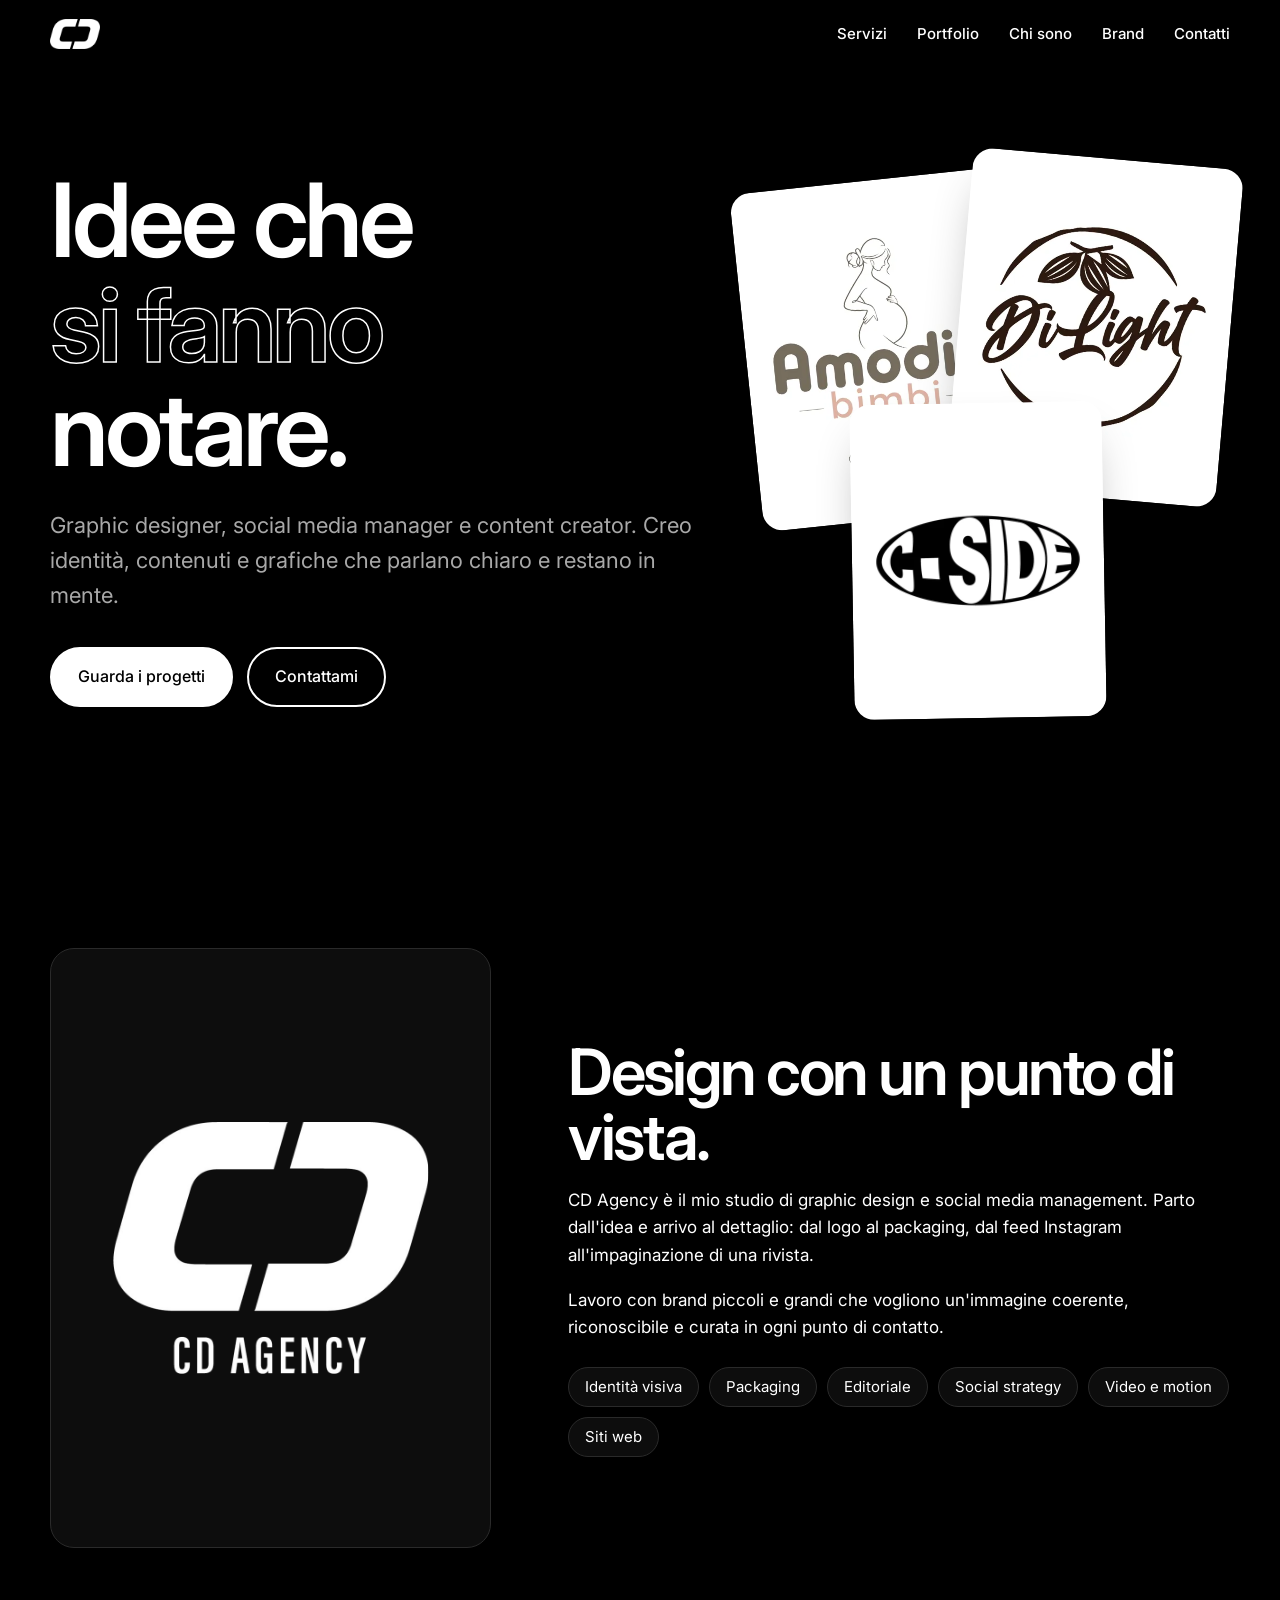
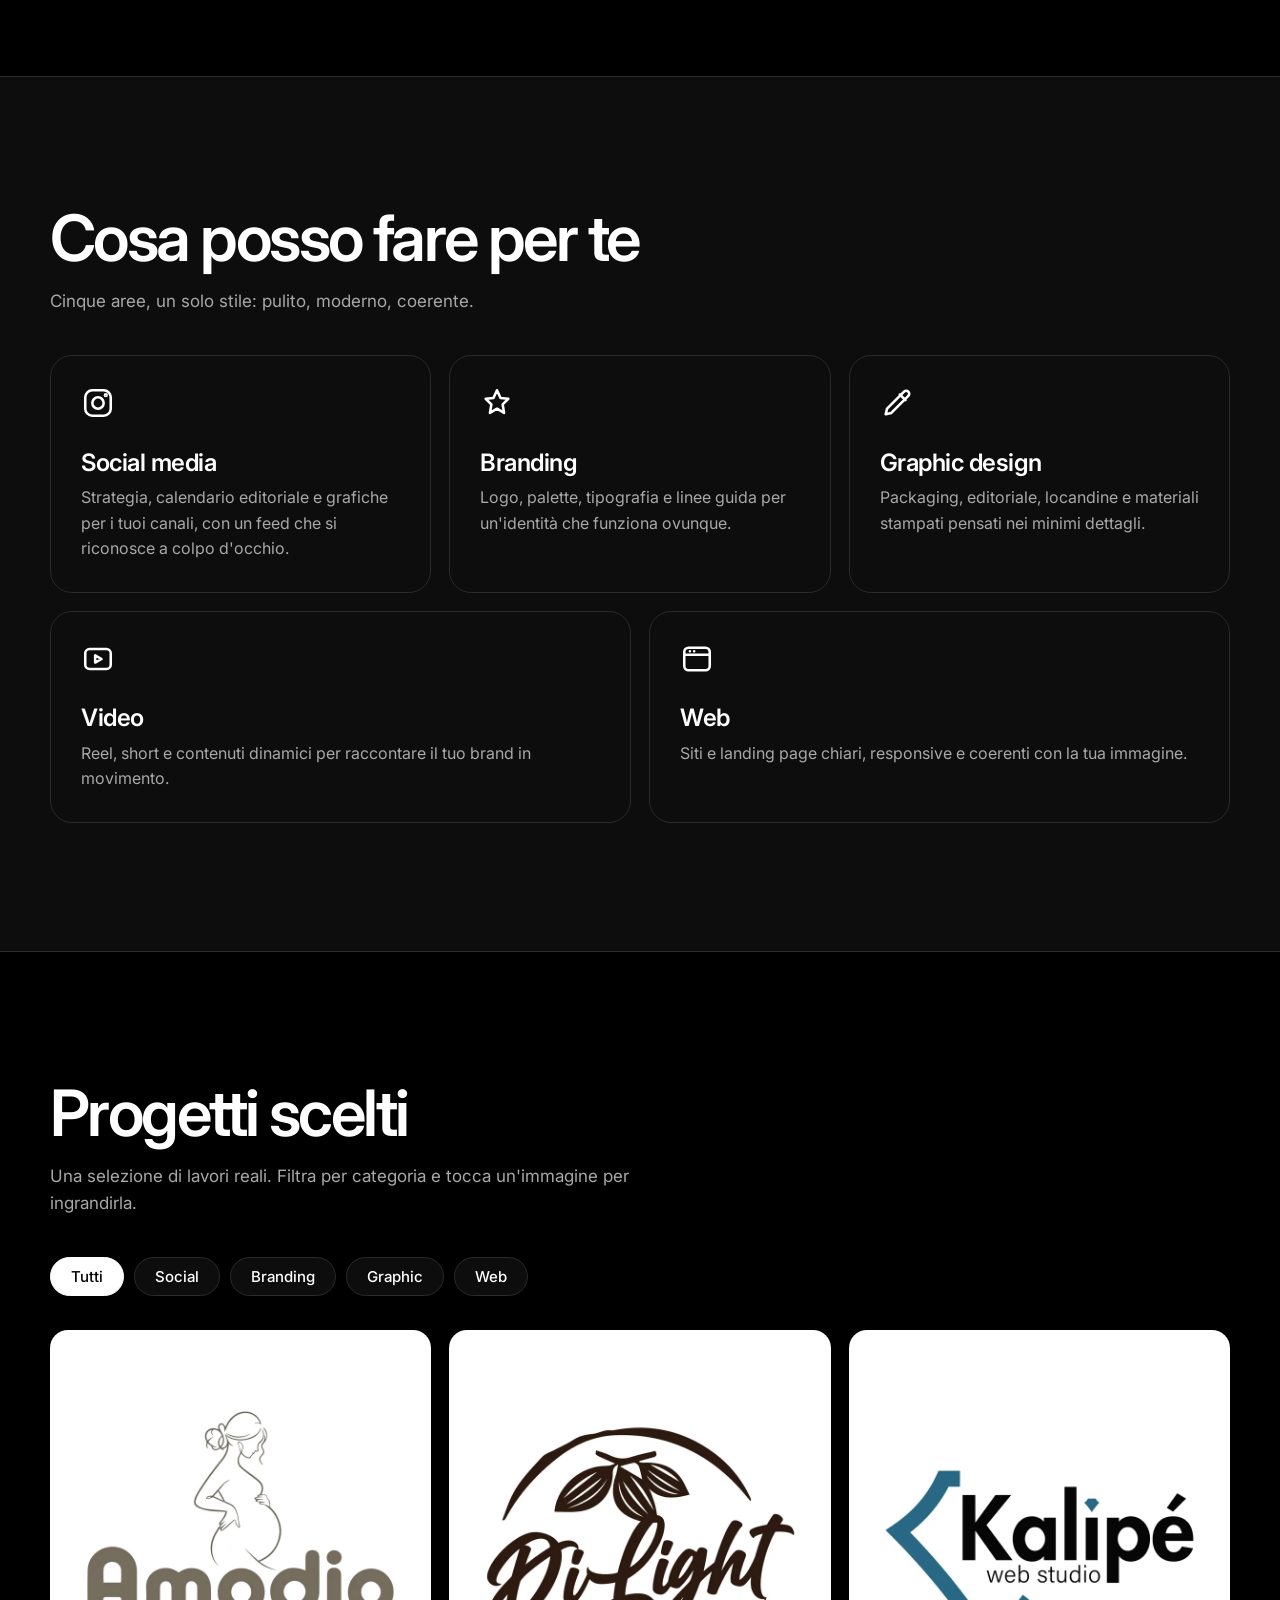
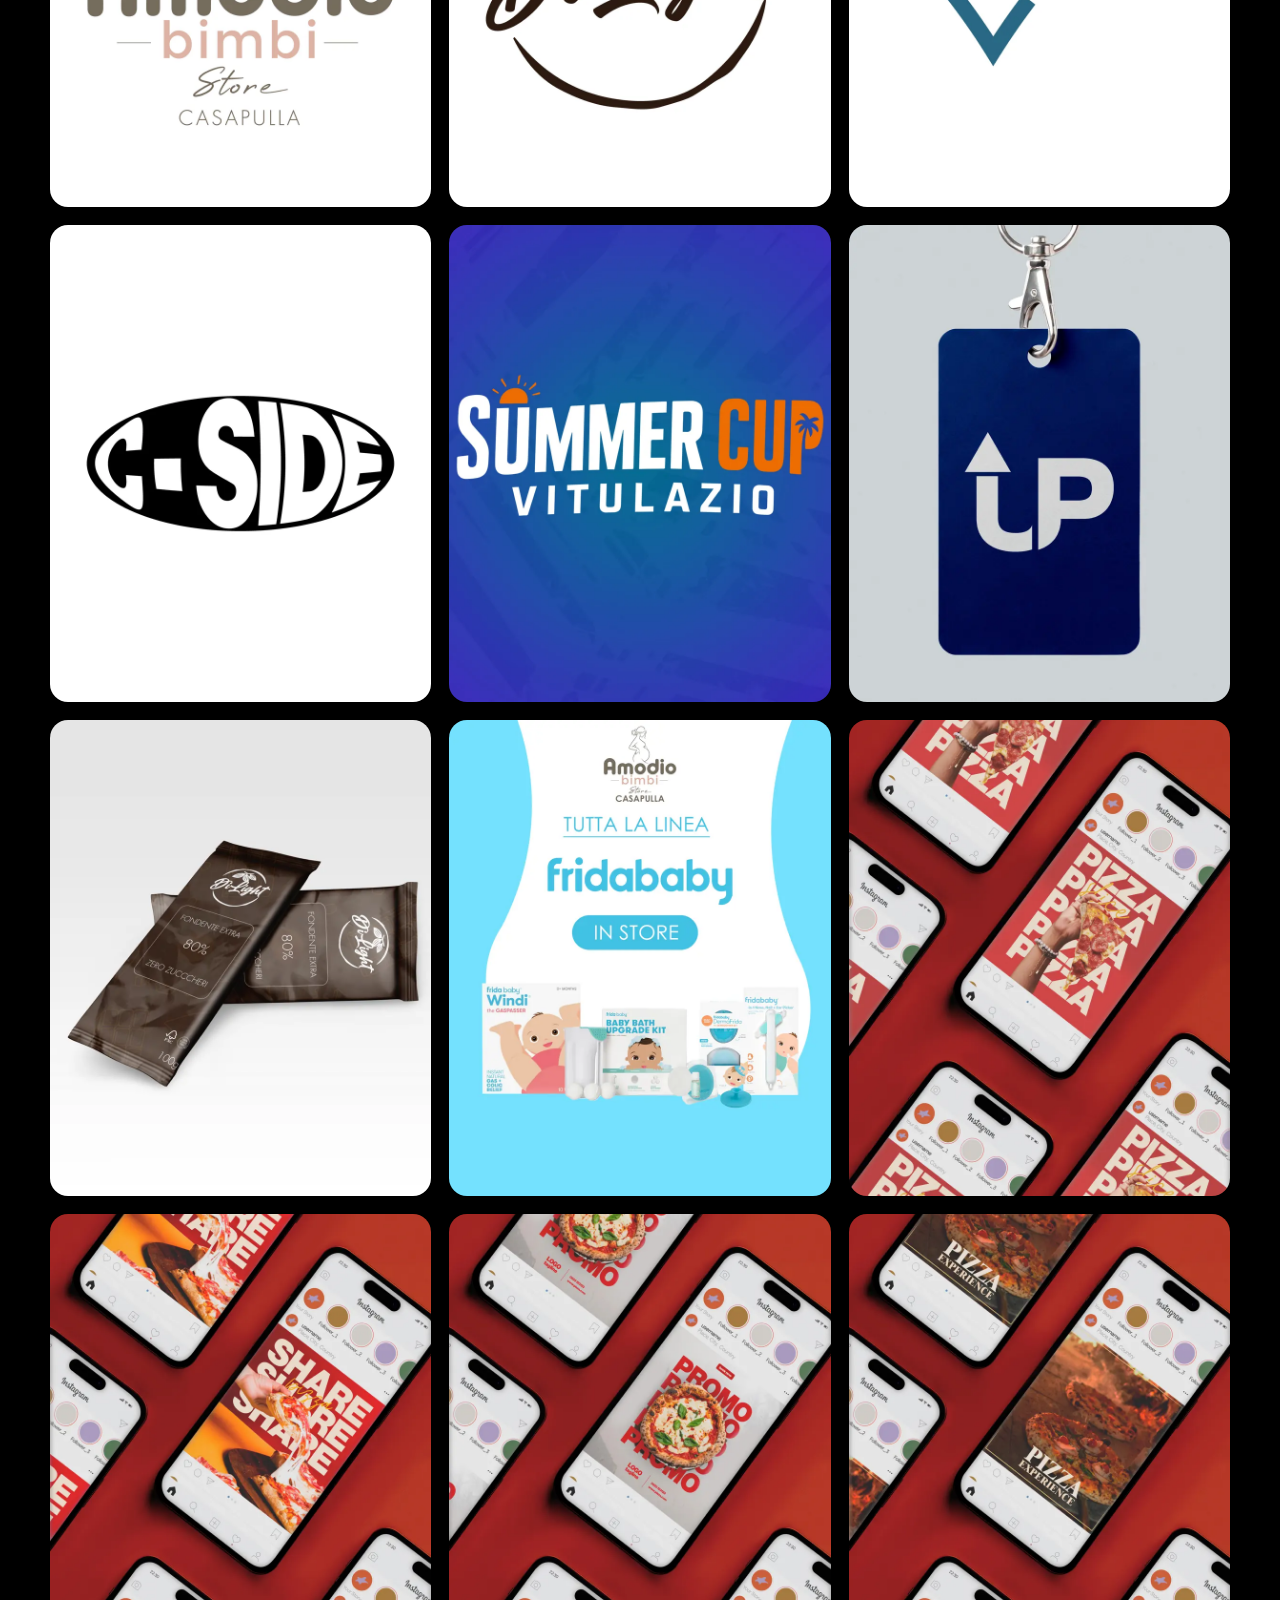
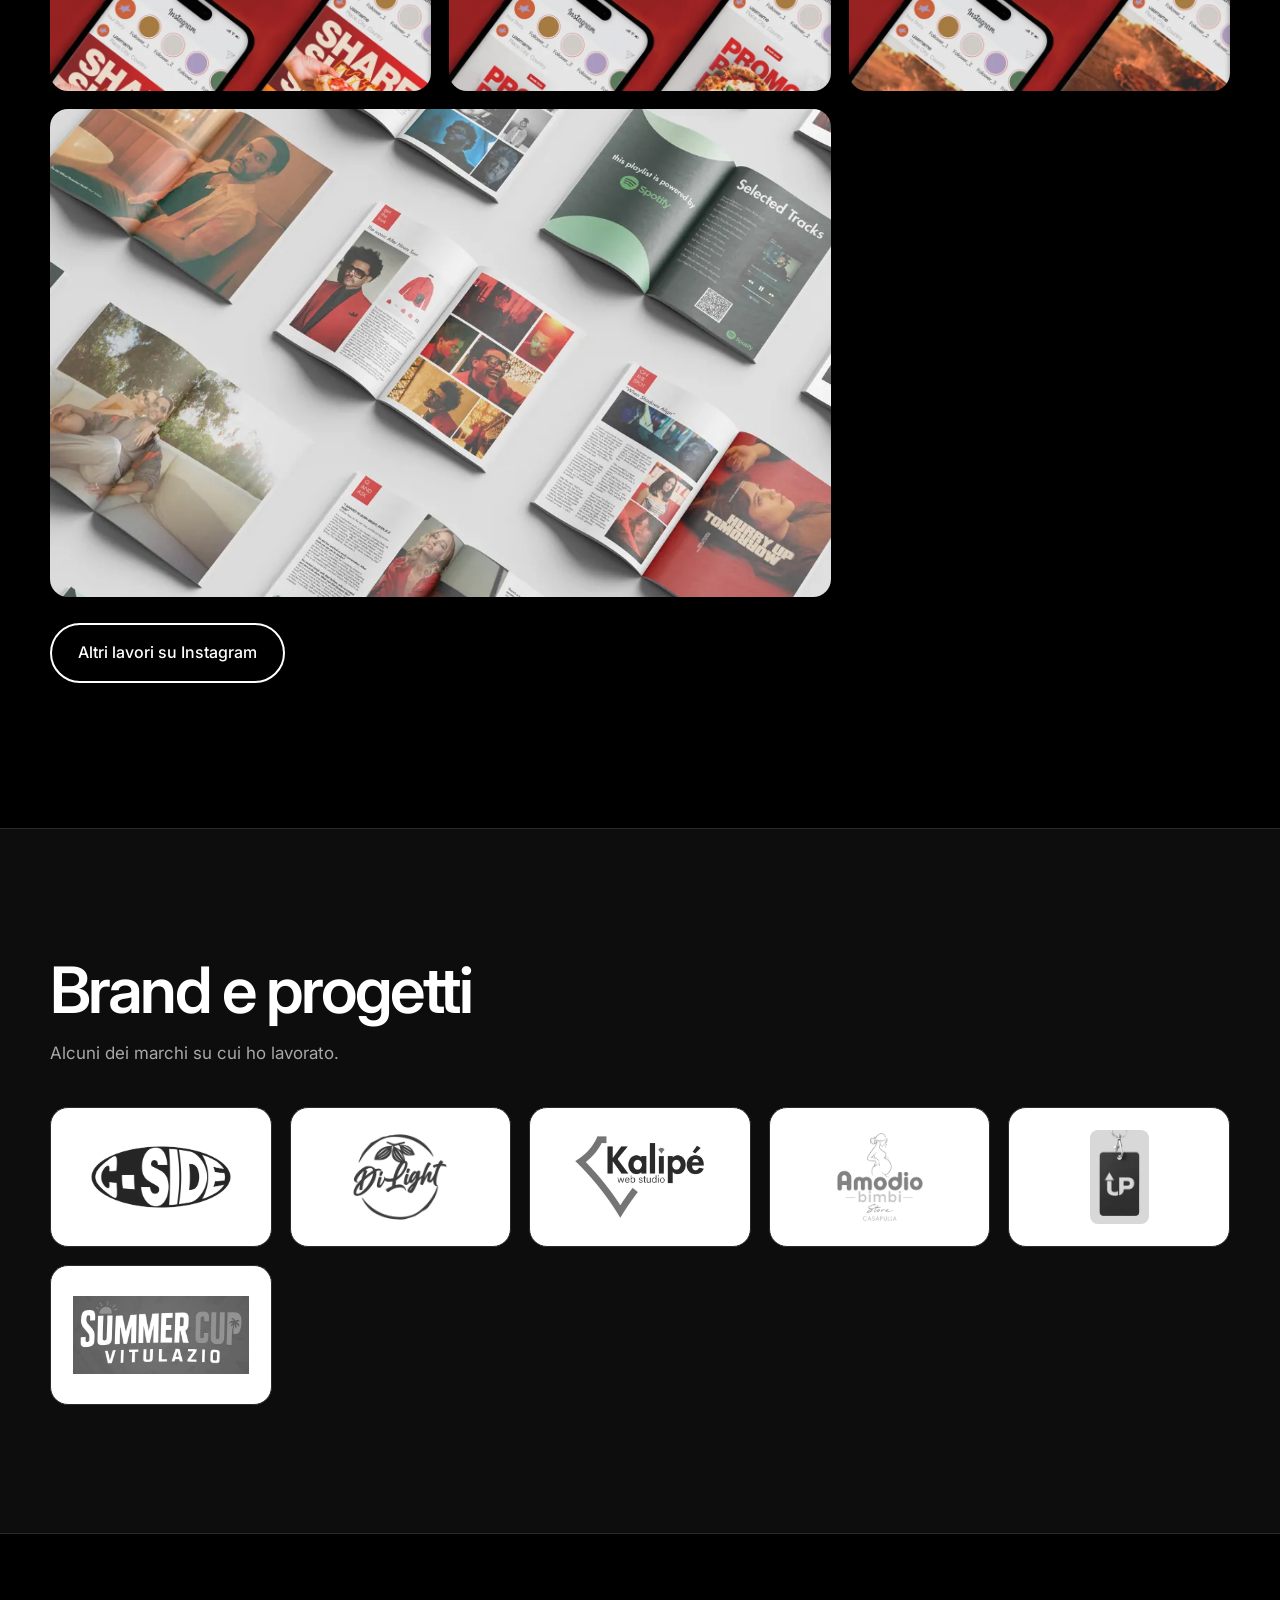
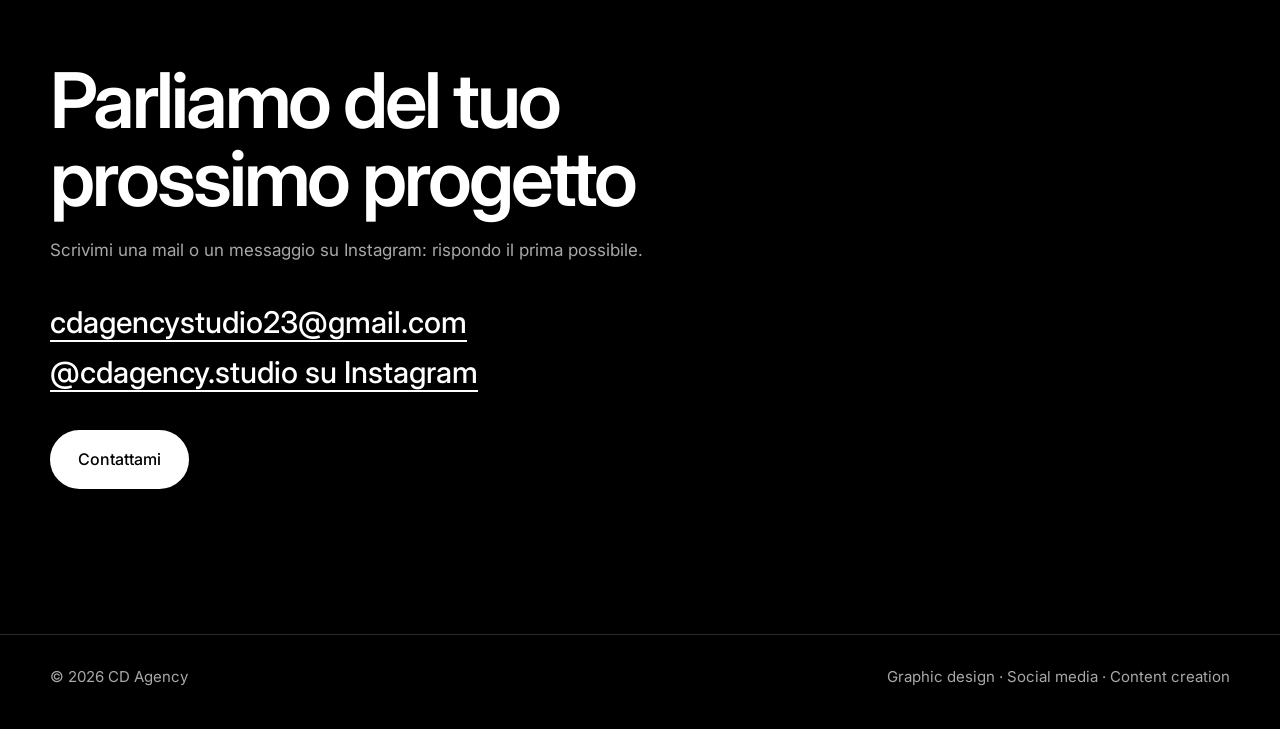
<file: index.html>
<!DOCTYPE html>
<html lang="it">
<head>
<meta charset="utf-8">
<meta name="viewport" content="width=device-width, initial-scale=1, viewport-fit=cover">
<title>CD Agency — Graphic designer, social media manager e content creator</title>
<meta name="description" content="Graphic designer, social media manager e content creator. Branding, social, grafica, video e web per brand che vogliono farsi notare.">
<meta property="og:type" content="website">
<meta property="og:title" content="CD Agency — Graphic designer e social media manager">
<meta property="og:description" content="Branding, social, grafica, video e web. Guarda i progetti e parliamo del tuo.">
<meta property="og:locale" content="it_IT">
<meta name="twitter:card" content="summary_large_image">
<meta name="theme-color" content="#000000">

<link rel="preconnect" href="https://fonts.googleapis.com"><link rel="preconnect" href="https://fonts.gstatic.com" crossorigin>
<link href="https://fonts.googleapis.com/css2?family=Inter:wght@400;500;600&display=swap" rel="stylesheet">
<link rel="stylesheet" href="assets/css/style.css">
<link rel="canonical" href="https://damick23.github.io/cdagency/">
<meta property="og:url" content="https://damick23.github.io/cdagency/">
<meta property="og:image" content="https://damick23.github.io/cdagency/assets/img/og-image.jpg">
<meta property="og:image:width" content="1200"><meta property="og:image:height" content="630">
<meta name="twitter:image" content="https://damick23.github.io/cdagency/assets/img/og-image.jpg">
<link rel="icon" href="favicon.ico" sizes="48x48"><link rel="icon" type="image/png" sizes="32x32" href="assets/img/favicon-32.png">
<link rel="apple-touch-icon" href="assets/img/apple-touch-icon.png"><link rel="manifest" href="site.webmanifest">
<script type="application/ld+json">{"@context":"https://schema.org","@type":"ProfessionalService","name":"CD Agency","url":"https://damick23.github.io/cdagency/","email":"cdagencystudio23@gmail.com","sameAs":["https://instagram.com/cdagency.studio"],"description":"Graphic design, branding, social media management e content creation."}</script>
</head>
<body>
<header id="hd"><div class="wrap bar">
<a class="logo" href="#top" aria-label="CD Agency — torna in alto"><img src="assets/img/logo-cd-simbolo.webp" width="260" height="155" alt="CD Agency"></a>
<button class="burger" id="bg" aria-label="Apri il menu" aria-expanded="false" aria-controls="nv"><span></span><span></span></button>
<nav id="nv" aria-label="Principale"><ul>
<li><a href="#servizi">Servizi</a></li><li><a href="#portfolio">Portfolio</a></li><li><a href="#chi-sono">Chi sono</a></li><li><a href="#brand">Brand</a></li><li><a href="#contatti">Contatti</a></li></ul></nav>
</div></header>
<main id="top">
<section class="hero"><div class="wrap hg">
<div>
<h1><span><b>Idee che</b></span><span><b>si fanno</b></span><span><b>notare.</b></span></h1>
<p class="sub">Graphic designer, social media manager e content creator. Creo identità, contenuti e grafiche che parlano chiaro e restano in mente.</p>
<div class="cta"><a class="btn p" href="#portfolio">Guarda i progetti</a><a class="btn" href="#contatti">Contattami</a></div>
</div>
<div class="stack" aria-hidden="true"><img src="assets/img/hero-amodio.webp" alt=""><img src="assets/img/hero-dilight.webp" alt=""><img src="assets/img/hero-c-side.webp" alt=""></div>
</div></section>

<section id="chi-sono"><div class="wrap ag">
<img class="rv lock" src="assets/img/logo-cd-agency.webp" width="700" height="600" alt="Logo CD Agency" loading="lazy">
<div class="rv">
<h2>Design con un punto di vista.</h2>
<p><span data-name>CD Agency</span> è il mio studio di graphic design e social media management. Parto dall'idea e arrivo al dettaglio: dal logo al packaging, dal feed Instagram all'impaginazione di una rivista.</p>
<p>Lavoro con brand piccoli e grandi che vogliono un'immagine coerente, riconoscibile e curata in ogni punto di contatto.</p>
<ul class="tags"><li>Identità visiva</li><li>Packaging</li><li>Editoriale</li><li>Social strategy</li><li>Video e motion</li><li>Siti web</li></ul>
</div></div></section>

<section id="servizi" class="cs"><div class="wrap">
<h2 class="rv">Cosa posso fare per te</h2><p class="lead rv">Cinque aree, un solo stile: pulito, moderno, coerente.</p>
<div class="sg">
<article class="sc rv"><svg viewBox="0 0 24 24"><rect x="3" y="3" width="18" height="18" rx="5"/><circle cx="12" cy="12" r="4"/><circle cx="17.5" cy="6.5" r=".6"/></svg><h3>Social media</h3><p>Strategia, calendario editoriale e grafiche per i tuoi canali, con un feed che si riconosce a colpo d'occhio.</p></article>
<article class="sc rv"><svg viewBox="0 0 24 24"><path d="M12 3l2.5 5.5L20 9l-4 4 1 6-5-3-5 3 1-6-4-4 5.5-.5z"/></svg><h3>Branding</h3><p>Logo, palette, tipografia e linee guida per un'identità che funziona ovunque.</p></article>
<article class="sc rv"><svg viewBox="0 0 24 24"><path d="M4 20l4-1L20 7a2.1 2.1 0 00-3-3L5 16z"/><path d="M14 6l4 4"/></svg><h3>Graphic design</h3><p>Packaging, editoriale, locandine e materiali stampati pensati nei minimi dettagli.</p></article>
<article class="sc rv"><svg viewBox="0 0 24 24"><rect x="3" y="5" width="18" height="14" rx="3"/><path d="M10 9.5v5l4.5-2.5z"/></svg><h3>Video</h3><p>Reel, short e contenuti dinamici per raccontare il tuo brand in movimento.</p></article>
<article class="sc rv"><svg viewBox="0 0 24 24"><rect x="3" y="4" width="18" height="16" rx="3"/><path d="M3 9h18M7 6.5h.01M10 6.5h.01"/></svg><h3>Web</h3><p>Siti e landing page chiari, responsive e coerenti con la tua immagine.</p></article>
</div></div></section>

<section id="portfolio"><div class="wrap">
<h2 class="rv">Progetti scelti</h2><p class="lead rv">Una selezione di lavori reali. Filtra per categoria e tocca un'immagine per ingrandirla.</p>
<div class="fl" role="group" aria-label="Filtra i progetti">
<button aria-pressed="true" data-f="all">Tutti</button><button aria-pressed="false" data-f="social">Social</button><button aria-pressed="false" data-f="branding">Branding</button><button aria-pressed="false" data-f="graphic">Graphic</button><button aria-pressed="false" data-f="web">Web</button></div>
<div class="gal" id="gal"><figure class="item" data-cat="branding" tabindex="0" role="button" aria-label="Apri Amodio Bimbi Store · Logo"><img src="assets/img/progetto-amodio-bimbi-logo.webp" width="800" height="1000" alt="Amodio Bimbi Store · Logo" loading="lazy" decoding="async"><figcaption><b>Amodio Bimbi Store · Logo</b><span>Branding</span></figcaption></figure><figure class="item" data-cat="branding" tabindex="0" role="button" aria-label="Apri DiLight · Logo"><img src="assets/img/progetto-dilight-logo.webp" width="800" height="1000" alt="DiLight · Logo" loading="lazy" decoding="async"><figcaption><b>DiLight · Logo</b><span>Branding</span></figcaption></figure><figure class="item" data-cat="branding web" tabindex="0" role="button" aria-label="Apri Kalipé Web Studio · Logo"><img src="assets/img/progetto-kalipe-logo.webp" width="800" height="1000" alt="Kalipé Web Studio · Logo" loading="lazy" decoding="async"><figcaption><b>Kalipé Web Studio · Logo</b><span>Branding · Web</span></figcaption></figure><figure class="item" data-cat="branding" tabindex="0" role="button" aria-label="Apri C-Side · Logo"><img src="assets/img/progetto-c-side-logo.webp" width="800" height="1000" alt="C-Side · Logo" loading="lazy" decoding="async"><figcaption><b>C-Side · Logo</b><span>Branding</span></figcaption></figure><figure class="item" data-cat="branding" tabindex="0" role="button" aria-label="Apri Summer Cup Vitulazio · Logo"><img src="assets/img/progetto-summer-cup-vitulazio-logo.webp" width="800" height="1000" alt="Summer Cup Vitulazio · Logo" loading="lazy" decoding="async"><figcaption><b>Summer Cup Vitulazio · Logo</b><span>Branding</span></figcaption></figure><figure class="item" data-cat="branding" tabindex="0" role="button" aria-label="Apri UP · Identità e badge"><img src="assets/img/progetto-up-badge.webp" width="800" height="1000" alt="UP · Identità e badge" loading="lazy" decoding="async"><figcaption><b>UP · Identità e badge</b><span>Branding</span></figcaption></figure><figure class="item" data-cat="branding" tabindex="0" role="button" aria-label="Apri DiLight · Packaging cioccolato"><img src="assets/img/progetto-dilight-packaging.webp" width="800" height="1000" alt="DiLight · Packaging cioccolato" loading="lazy" decoding="async"><figcaption><b>DiLight · Packaging cioccolato</b><span>Branding</span></figcaption></figure><figure class="item" data-cat="social" tabindex="0" role="button" aria-label="Apri Amodio Bimbi Store · Fridababy in store"><img src="assets/img/progetto-amodio-fridababy.webp" width="800" height="1000" alt="Amodio Bimbi Store · Fridababy in store" loading="lazy" decoding="async"><figcaption><b>Amodio Bimbi Store · Fridababy in store</b><span>Social media</span></figcaption></figure><figure class="item" data-cat="social" tabindex="0" role="button" aria-label="Apri Campagna Instagram · Pizza Slice"><img src="assets/img/progetto-instagram-pizza-slice.webp" width="800" height="1200" alt="Campagna Instagram · Pizza Slice" loading="lazy" decoding="async"><figcaption><b>Campagna Instagram · Pizza Slice</b><span>Social media</span></figcaption></figure><figure class="item" data-cat="social" tabindex="0" role="button" aria-label="Apri Campagna Instagram · Share"><img src="assets/img/progetto-instagram-pizza-share.webp" width="800" height="1200" alt="Campagna Instagram · Share" loading="lazy" decoding="async"><figcaption><b>Campagna Instagram · Share</b><span>Social media</span></figcaption></figure><figure class="item" data-cat="social" tabindex="0" role="button" aria-label="Apri Campagna Instagram · Promo"><img src="assets/img/progetto-instagram-pizza-promo.webp" width="800" height="1200" alt="Campagna Instagram · Promo" loading="lazy" decoding="async"><figcaption><b>Campagna Instagram · Promo</b><span>Social media</span></figcaption></figure><figure class="item" data-cat="social" tabindex="0" role="button" aria-label="Apri Campagna Instagram · Pizza Experience"><img src="assets/img/progetto-instagram-pizza-experience.webp" width="800" height="1200" alt="Campagna Instagram · Pizza Experience" loading="lazy" decoding="async"><figcaption><b>Campagna Instagram · Pizza Experience</b><span>Social media</span></figcaption></figure><figure class="item w" data-cat="graphic" tabindex="0" role="button" aria-label="Apri Magazine editoriale · Impaginazione"><img src="assets/img/progetto-magazine.webp" width="1100" height="825" alt="Magazine editoriale · Impaginazione" loading="lazy" decoding="async"><figcaption><b>Magazine editoriale · Impaginazione</b><span>Graphic design</span></figcaption></figure></div>
<p class="igl"><a class="btn" data-ig href="https://instagram.com/cdagency.studio" target="_blank" rel="noopener">Altri lavori su Instagram</a></p>
</div></section>

<section id="brand" class="cs"><div class="wrap">
<h2 class="rv">Brand e progetti</h2><p class="lead rv">Alcuni dei marchi su cui ho lavorato.</p>
<!-- Per sostituire un logo: cambia l'attributo src dell'immagine dentro il <li> -->
<ul class="cl rv"><li><img src="assets/img/brand-c-side.webp" width="480" height="263" alt="Logo C-Side" loading="lazy"></li><li><img src="assets/img/brand-dilight.webp" width="480" height="443" alt="Logo DiLight" loading="lazy"></li><li><img src="assets/img/brand-kalipe.webp" width="480" height="320" alt="Logo Kalipé Web Studio" loading="lazy"></li><li><img src="assets/img/brand-amodio-bimbi.webp" width="480" height="491" alt="Logo Amodio Bimbi Store" loading="lazy"></li><li><img src="assets/img/brand-up.webp" width="520" height="832" alt="Logo UP" loading="lazy" class="crop"></li><li><img src="assets/img/brand-summer-cup.webp" width="560" height="247" alt="Logo Summer Cup Vitulazio" loading="lazy" class="crop"></li></ul>
</div></section>

<section id="contatti"><div class="wrap cg"><div class="rv"><h2>Parliamo del tuo prossimo progetto</h2>
<p class="lead">Scrivimi una mail o un messaggio su Instagram: rispondo il prima possibile.</p>
<div class="links"><a data-mail href="mailto:cdagencystudio23@gmail.com">cdagencystudio23@gmail.com</a><a data-ig href="https://instagram.com/cdagency.studio" target="_blank" rel="noopener">@cdagency.studio su Instagram</a></div>
<p class="cb"><a class="btn p" data-mailbtn href="mailto:cdagencystudio23@gmail.com">Contattami</a></p></div></div></section>
</main>
<footer><div class="wrap"><span>© <span id="y"></span> <span data-name>CD Agency</span></span><span>Graphic design · Social media · Content creation</span></div></footer>
<div class="lb" id="lb" role="dialog" aria-modal="true" aria-label="Anteprima progetto"><button aria-label="Chiudi">×</button><img alt=""></div>
<script src="assets/js/main.js" defer></script>
</body>
</html>
</file>
<file: assets/css/style.css>
:root{--bg:#000;--card:#0d0d0d;--ink:#fff;--mute:#a8a8a8;--line:#2a2a2a;--acc:#fff;--accink:#000;color-scheme:dark;box-sizing:border-box;padding-top:env(safe-area-inset-top,0px);padding-bottom:env(safe-area-inset-bottom,0px)}
*,*::before,*::after{box-sizing:inherit}
html{scroll-behavior:smooth;scroll-padding-top:calc(76px + env(safe-area-inset-top,0px));height:100%}
body{margin:0;min-height:100%;background:var(--bg);color:var(--ink);font:400 17px/1.6 "Inter",system-ui,sans-serif;-webkit-font-smoothing:antialiased;overflow-x:hidden}
h1,h2,h3{font-family:"Inter",system-ui,sans-serif;line-height:1.02;letter-spacing:-.04em;margin:0}
img{max-width:100%;display:block}a{color:inherit}
.wrap{width:min(1180px,100% - 40px);margin-inline:auto}
section{padding:clamp(72px,10vw,130px) 0}
h2{font-size:clamp(34px,5.2vw,64px);font-weight:600;margin-bottom:18px}
.lead{color:var(--mute);max-width:56ch;margin:0 0 40px}
:focus-visible{outline:3px solid var(--acc);outline-offset:3px;border-radius:6px}
/* nav */
header{position:sticky;top:env(safe-area-inset-top,0px);z-index:50;transition:.3s;background:transparent}
header.s{background:color-mix(in srgb,var(--bg) 85%,transparent);backdrop-filter:blur(14px);box-shadow:0 1px 0 var(--line)}
.bar{display:flex;align-items:center;justify-content:space-between;height:68px}
.logo img{height:30px;width:auto}.logo{display:flex;align-items:center;font:800 22px "Inter",system-ui,sans-serif;text-decoration:none;letter-spacing:-.04em}.logo i{color:var(--acc);font-style:normal}
nav ul{display:flex;gap:30px;list-style:none;margin:0;padding:0}
nav a{text-decoration:none;font-weight:500;font-size:15px;position:relative}
nav a::after{content:"";position:absolute;left:0;bottom:-4px;height:2px;width:0;background:var(--acc);transition:.3s}
nav a:hover::after{width:100%}
.burger{display:none;background:none;border:0;width:44px;height:44px;cursor:pointer;color:var(--ink)}
.burger span{display:block;width:24px;height:2px;background:currentColor;margin:6px auto;transition:.3s}
.burger[aria-expanded=true] span:first-child{transform:translateY(4px) rotate(45deg)}
.burger[aria-expanded=true] span:last-child{transform:translateY(-4px) rotate(-45deg)}
@media(max-width:760px){.burger{display:block}
nav{position:fixed;inset:68px 0 auto 0;background:var(--bg);padding:12px 20px 28px;border-bottom:1px solid var(--line);transform:translateY(-130%);transition:transform .45s cubic-bezier(.2,.8,.2,1);z-index:-1}
nav.open{transform:none}nav ul{flex-direction:column;gap:6px}nav a{font:500 30px "Inter",system-ui,sans-serif;display:block;padding:8px 0}}
/* buttons */
.btn{display:inline-flex;align-items:center;gap:10px;padding:15px 26px;border-radius:999px;font-weight:500;text-decoration:none;border:2px solid var(--ink);transition:transform .25s,background .25s,color .25s;cursor:pointer;font-family:inherit;font-size:16px;background:none;color:var(--ink)}
.btn:hover{transform:translateY(-3px)}
.btn.p{background:var(--acc);border-color:var(--acc);color:var(--accink)}
/* hero */
.hero{padding:clamp(40px,7vw,90px) 0 clamp(60px,8vw,110px)}
.hg{display:grid;grid-template-columns:1.15fr .85fr;gap:40px;align-items:center}
.hero h1{font-size:clamp(44px,8vw,108px);font-weight:600}
.hero h1 span{display:block;overflow:hidden}.hero h1 span b{display:block;font-weight:inherit;transform:translateY(105%);animation:up .9s cubic-bezier(.2,.8,.2,1) forwards}
.hero h1 span:nth-child(2) b{animation-delay:.12s;color:transparent;-webkit-text-stroke:1.5px #fff}.hero h1 span:nth-child(3) b{animation-delay:.24s}
@keyframes up{to{transform:none}}
.hero p.sub{font-size:clamp(18px,2vw,22px);color:var(--mute);max-width:46ch;margin:26px 0 34px;opacity:0;animation:fade .8s .55s forwards}
.cta{display:flex;flex-wrap:wrap;gap:14px;opacity:0;animation:fade .8s .7s forwards}
@keyframes fade{to{opacity:1}}
.stack{position:relative;height:clamp(380px,46vw,560px)}
.stack img{position:absolute;width:56%;aspect-ratio:4/5;object-fit:cover;border-radius:20px;box-shadow:0 24px 50px -20px rgba(0,0,0,.45);animation:fl 7s ease-in-out infinite}
.stack img:nth-child(1){left:0;top:4%;transform:rotate(-6deg)}
.stack img:nth-child(2){right:0;top:0;transform:rotate(5deg);animation-delay:-2s}
.stack img:nth-child(3){left:22%;bottom:0;transform:rotate(-1deg);animation-delay:-4s;width:52%}
@keyframes fl{50%{translate:0 -14px}}
@media(max-width:860px){.hg{grid-template-columns:1fr}.stack{height:380px}}
/* about */
.ag{display:grid;grid-template-columns:.8fr 1.2fr;gap:clamp(30px,6vw,90px);align-items:center}
.ag img.lock{object-fit:contain;background:var(--card);padding:14%;border:1px solid var(--line)}.ag img{border-radius:24px;aspect-ratio:1;object-fit:cover;width:100%}
.ag p{margin:0 0 18px;max-width:58ch}
.tags{display:flex;flex-wrap:wrap;gap:10px;padding:0;list-style:none;margin:26px 0 0}
.tags li{border:1.5px solid var(--line);border-radius:999px;padding:7px 16px;font-size:15px;background:var(--card)}
@media(max-width:800px){.ag{grid-template-columns:1fr}}
/* services */
.sg{display:grid;grid-template-columns:repeat(6,1fr);gap:18px}
.sc{grid-column:span 2;background:var(--card);border:1.5px solid var(--line);border-radius:22px;padding:30px;transition:border-color .3s,transform .3s}
.sc:nth-child(n+4){grid-column:span 3}
.sc:hover{border-color:var(--acc);transform:translateY(-4px)}
.sc svg{width:34px;height:34px;stroke:var(--acc);fill:none;stroke-width:1.8;stroke-linecap:round;stroke-linejoin:round;margin-bottom:22px}
.sc h3{font-size:24px;font-weight:600;margin-bottom:10px;letter-spacing:-.02em}
.sc p{margin:0;color:var(--mute);font-size:16px}
@media(max-width:900px){.sc,.sc:nth-child(n+4){grid-column:span 3}.sc:last-child{grid-column:span 6}}
@media(max-width:560px){.sc,.sc:nth-child(n+4),.sc:last-child{grid-column:span 6}}
/* portfolio */
.fl{display:flex;flex-wrap:wrap;gap:10px;margin-bottom:34px}
.fl button{font:500 15px "Inter",system-ui,sans-serif;border:1.5px solid var(--line);background:var(--card);color:var(--ink);padding:9px 20px;border-radius:999px;cursor:pointer;transition:.25s}
.fl button:hover{border-color:var(--ink)}.fl button[aria-pressed=true]{background:var(--ink);color:var(--bg);border-color:var(--ink)}
.gal{display:grid;grid-template-columns:repeat(3,1fr);gap:18px}
@media(max-width:820px){.gal{grid-template-columns:repeat(2,1fr);gap:12px}}
.item{margin:0;aspect-ratio:4/5;position:relative;border-radius:18px;overflow:hidden;cursor:zoom-in;background:var(--card)}
.item.show{animation:pop .5s cubic-bezier(.2,.8,.2,1)}.item.hide{display:none}
@keyframes pop{from{opacity:0;transform:scale(.94)}}
.item.w{grid-column:span 2;aspect-ratio:8/5}.item img{width:100%;height:100%;object-fit:cover;transition:transform .6s cubic-bezier(.2,.8,.2,1)}
.item:hover img{transform:scale(1.04)}
.item figcaption{position:absolute;inset:auto 0 0 0;padding:44px 18px 16px;color:#fff;background:linear-gradient(transparent,rgba(0,0,0,.72));display:flex;flex-direction:column;opacity:0;transform:translateY(10px);transition:.35s}
.item:hover figcaption,.item:focus-visible figcaption{opacity:1;transform:none}
.item figcaption span{font-size:14px;opacity:.8}
@media(hover:none){.item figcaption{opacity:1;transform:none}}
.lb{position:fixed;inset:0;background:rgba(10,10,14,.9);display:none;align-items:center;justify-content:center;z-index:100;padding:24px}
.lb.on{display:flex;animation:fade .3s both}.lb img{max-height:88vh;max-width:min(92vw,1100px);width:auto;border-radius:14px}
.lb button{position:absolute;top:calc(16px + env(safe-area-inset-top,0px));right:16px;width:46px;height:46px;border-radius:50%;border:0;background:#fff;font-size:22px;cursor:pointer}
.igl{margin-top:26px}
/* clients */
.cs{background:var(--card);border-block:1px solid var(--line)}
.cl{list-style:none;margin:0;padding:0;display:grid;grid-template-columns:repeat(auto-fit,minmax(190px,1fr));gap:18px}
.cl li{background:#fff;border-radius:18px;height:140px;display:flex;align-items:center;justify-content:center;padding:22px;border:1px solid var(--line)}
.cl img{max-height:100%;width:auto;max-width:100%;object-fit:contain;filter:grayscale(1);opacity:.85;transition:.3s}
.cl li:hover img{filter:none;opacity:1}.cl img.crop{border-radius:8px}
/* contact */
.cg h2{font-size:clamp(38px,6vw,86px);max-width:14ch}
.links{display:grid;gap:12px;margin-top:30px}
.links a{font:500 clamp(20px,2.6vw,30px) "Inter",system-ui,sans-serif;text-decoration:none;border-bottom:2px solid var(--ink);width:max-content;max-width:100%;overflow-wrap:anywhere}
.cb{margin-top:38px}
footer{padding:30px 0 40px;color:var(--mute);font-size:15px;border-top:1px solid var(--line)}
footer .wrap{display:flex;justify-content:space-between;flex-wrap:wrap;gap:10px}
.rv{opacity:0;transform:translateY(24px);transition:opacity .8s,transform .8s cubic-bezier(.2,.8,.2,1)}.rv.in{opacity:1;transform:none}
@media(prefers-reduced-motion:reduce){*{animation:none!important;transition:none!important;scroll-behavior:auto!important}.hero h1 span b{transform:none}.hero p.sub,.cta,.rv{opacity:1;transform:none}}
</file>
